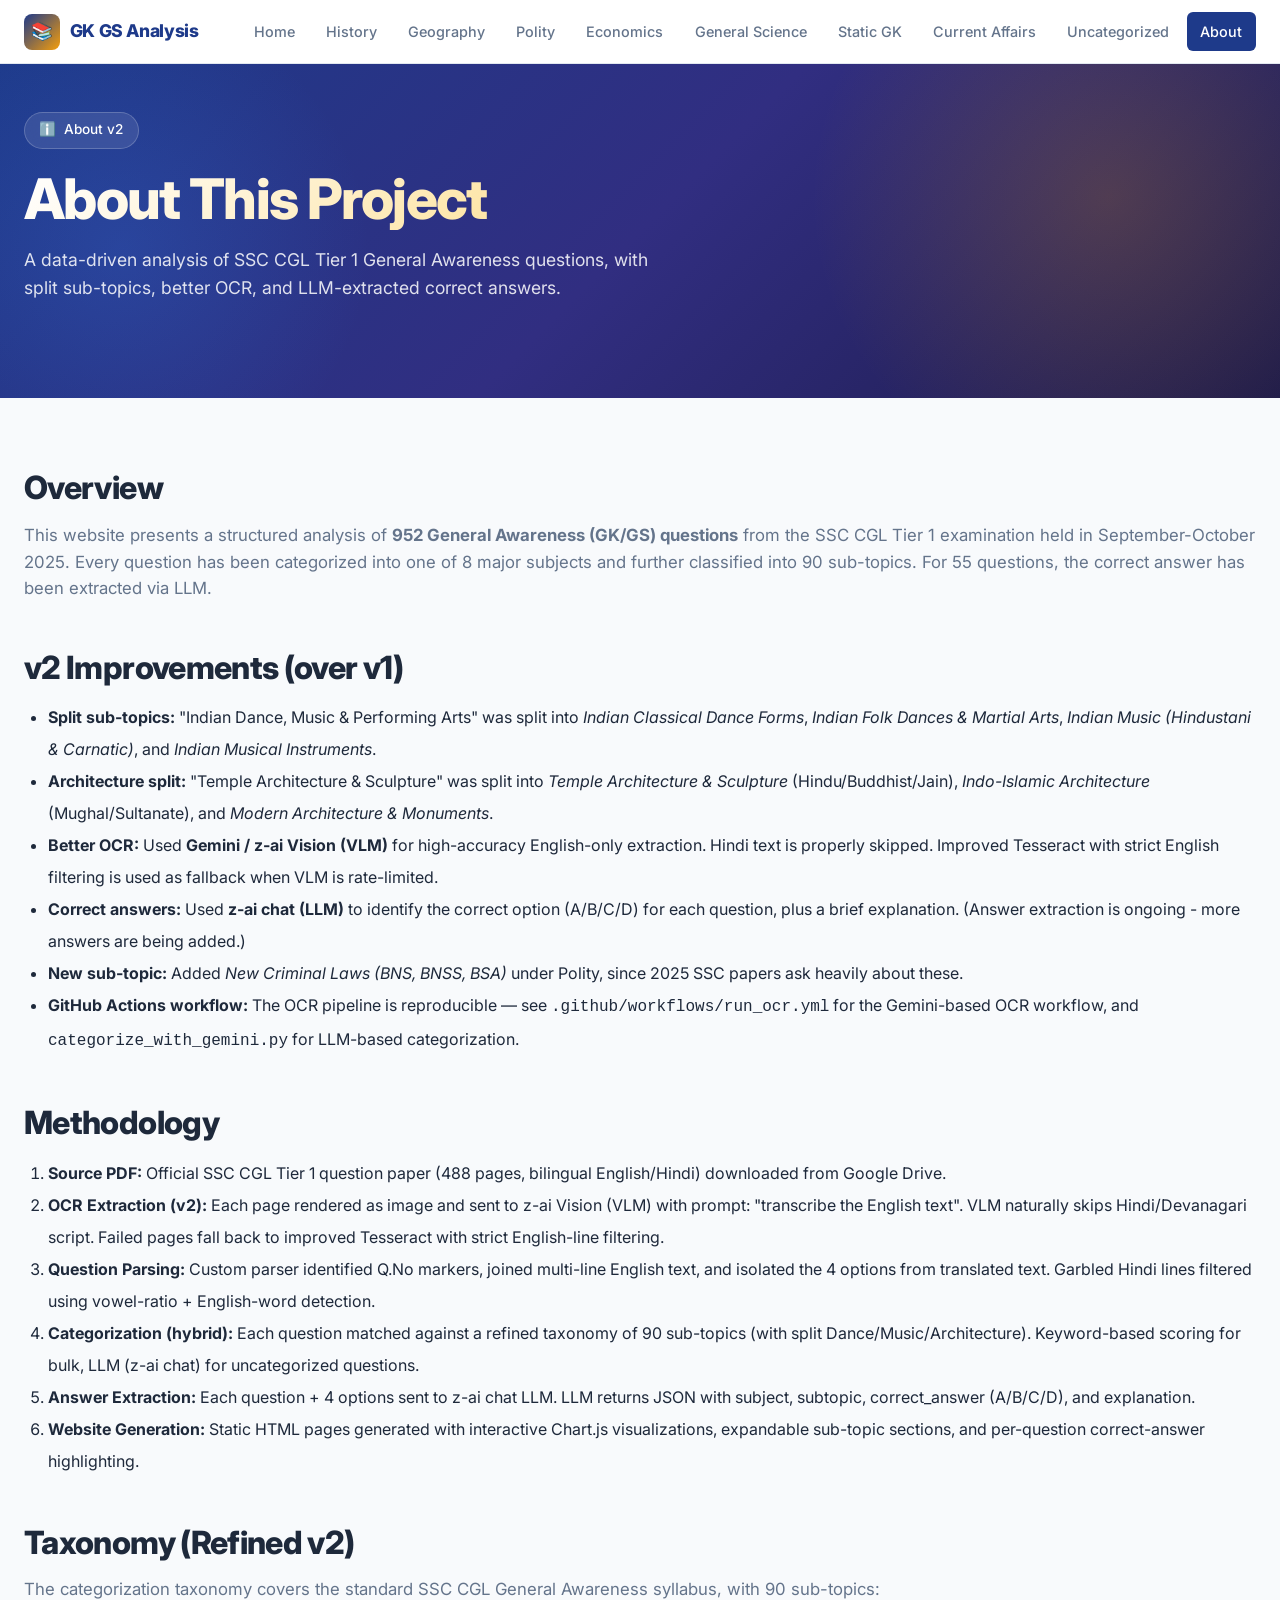
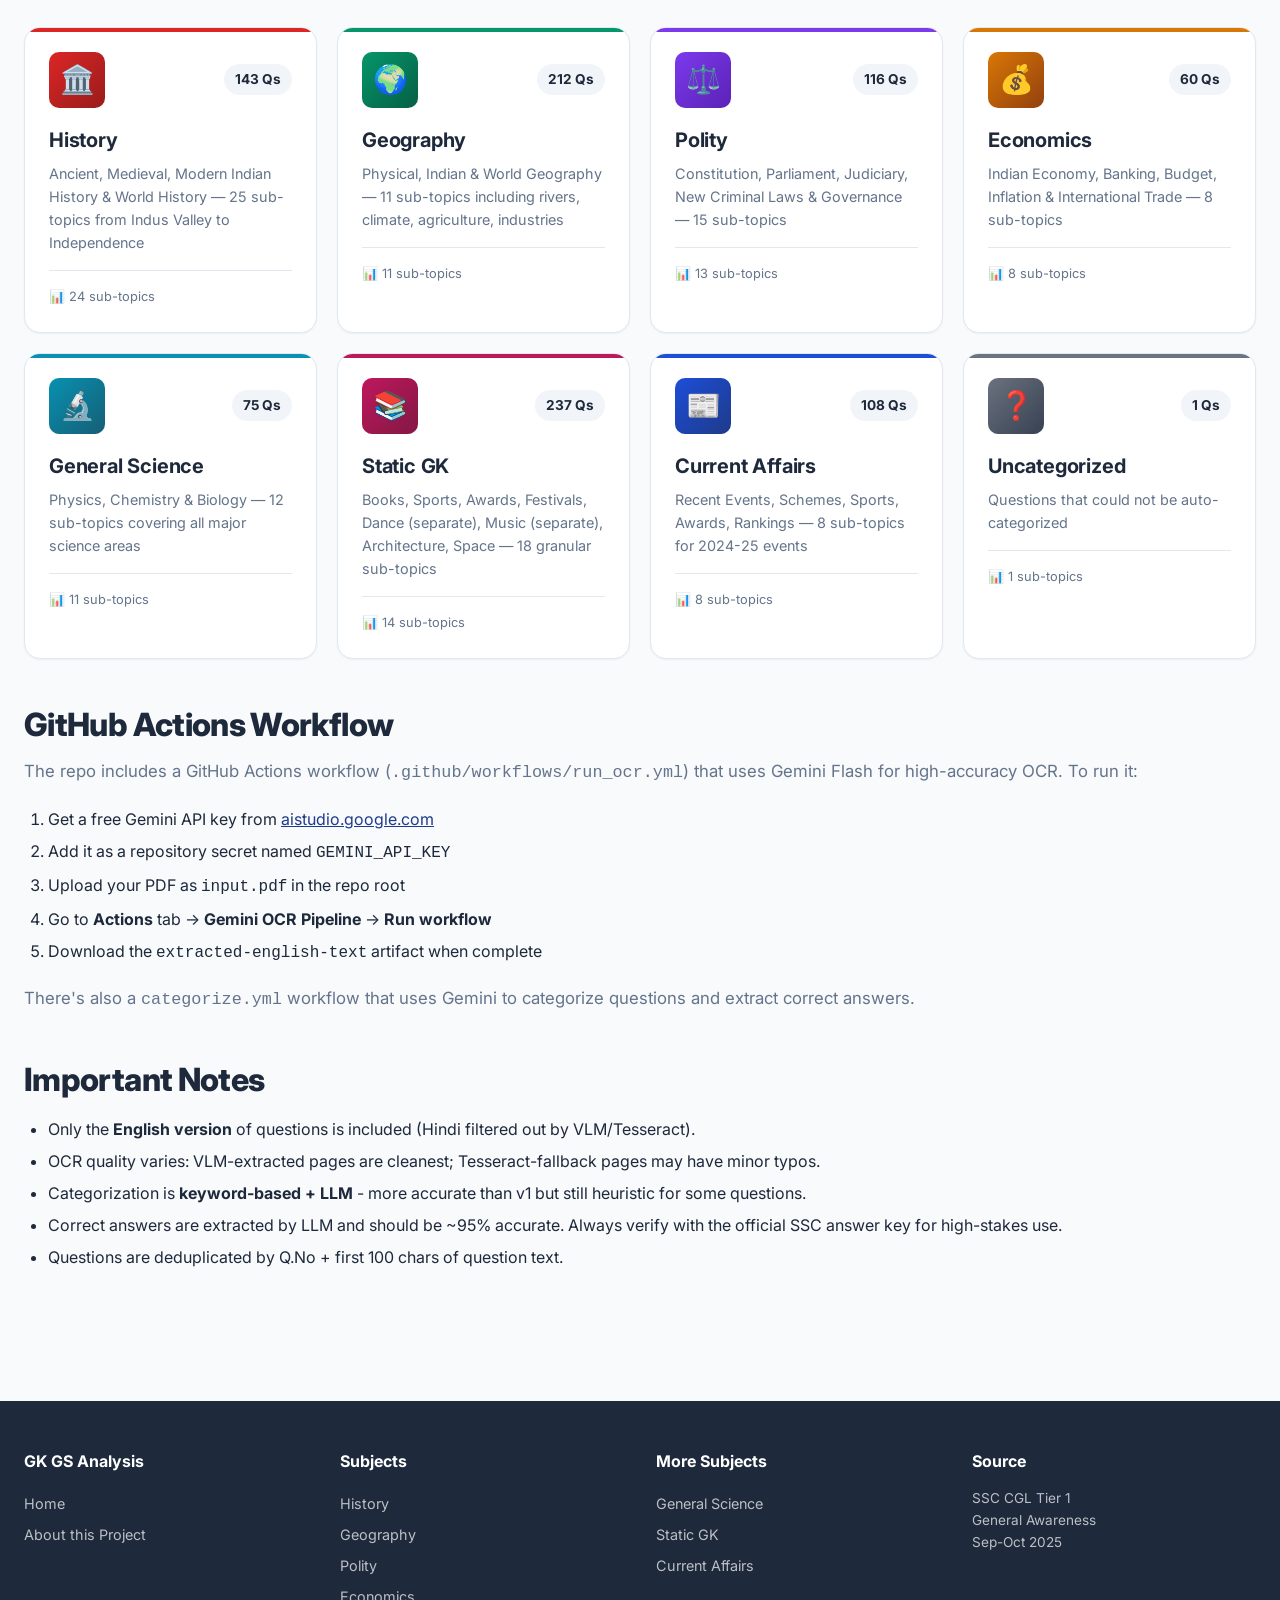
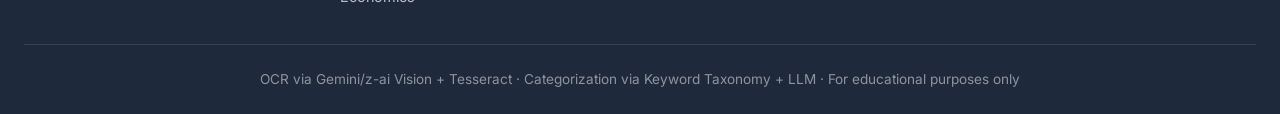
<file: about.html>
<!DOCTYPE html>
<html lang="en">
<head>
<meta charset="UTF-8">
<meta name="viewport" content="width=device-width, initial-scale=1.0">
<title>About &middot; GK GS Analysis</title>
<link rel="preconnect" href="https://fonts.googleapis.com">
<link rel="preconnect" href="https://fonts.gstatic.com" crossorigin>
<link href="https://fonts.googleapis.com/css2?family=Inter:wght@400;500;600;700;800&display=swap" rel="stylesheet">
<link rel="stylesheet" href="styles.css">
</head>
<body>
<nav class="navbar">
  <div class="nav-container">
    <a href="index.html" class="nav-logo">
      <div class="nav-logo-icon">📚</div>
      <span>GK GS Analysis</span>
    </a>
    <button class="mobile-menu-btn" onclick="toggleMobileMenu()">☰</button>
    <ul class="nav-links">
      <li><a href="index.html" class="">Home</a></li>
<li><a href="history.html" class="">History</a></li>
<li><a href="geography.html" class="">Geography</a></li>
<li><a href="polity.html" class="">Polity</a></li>
<li><a href="economics.html" class="">Economics</a></li>
<li><a href="science.html" class="">General Science</a></li>
<li><a href="static-gk.html" class="">Static GK</a></li>
<li><a href="current-affairs.html" class="">Current Affairs</a></li>
<li><a href="uncategorized.html" class="">Uncategorized</a></li>
<li><a href="about.html" class="active">About</a></li>
    </ul>
  </div>
</nav>

<section class="hero" style="padding: 3rem 1.5rem 4rem;">
  <div class="hero-content">
    <div class="hero-badge"><span>ℹ️</span> About v2</div>
    <h1>About This Project</h1>
    <p>A data-driven analysis of SSC CGL Tier 1 General Awareness questions, with split sub-topics, better OCR, and LLM-extracted correct answers.</p>
  </div>
</section>

<section class="section">
  <h2 class="section-title">Overview</h2>
  <p style="font-size: 1.05rem; color: var(--text-muted); margin-bottom: 1.5rem;">
    This website presents a structured analysis of <strong>952 General Awareness (GK/GS) questions</strong> 
    from the SSC CGL Tier 1 examination held in September-October 2025. Every question has been categorized 
    into one of 8 major subjects and further classified into 90 
    sub-topics. For 55 questions, the correct answer has been extracted via LLM.
  </p>

  <h2 class="section-title" style="margin-top: 2.5rem;">v2 Improvements (over v1)</h2>
  <ul style="font-size: 1rem; color: var(--text); margin-left: 1.5rem; line-height: 2;">
    <li><strong>Split sub-topics:</strong> "Indian Dance, Music & Performing Arts" was split into <em>Indian Classical Dance Forms</em>, <em>Indian Folk Dances & Martial Arts</em>, <em>Indian Music (Hindustani & Carnatic)</em>, and <em>Indian Musical Instruments</em>.</li>
    <li><strong>Architecture split:</strong> "Temple Architecture & Sculpture" was split into <em>Temple Architecture & Sculpture</em> (Hindu/Buddhist/Jain), <em>Indo-Islamic Architecture</em> (Mughal/Sultanate), and <em>Modern Architecture & Monuments</em>.</li>
    <li><strong>Better OCR:</strong> Used <strong>Gemini / z-ai Vision (VLM)</strong> for high-accuracy English-only extraction. Hindi text is properly skipped. Improved Tesseract with strict English filtering is used as fallback when VLM is rate-limited.</li>
    <li><strong>Correct answers:</strong> Used <strong>z-ai chat (LLM)</strong> to identify the correct option (A/B/C/D) for each question, plus a brief explanation. (Answer extraction is ongoing - more answers are being added.)</li>
    <li><strong>New sub-topic:</strong> Added <em>New Criminal Laws (BNS, BNSS, BSA)</em> under Polity, since 2025 SSC papers ask heavily about these.</li>
    <li><strong>GitHub Actions workflow:</strong> The OCR pipeline is reproducible — see <code>.github/workflows/run_ocr.yml</code> for the Gemini-based OCR workflow, and <code>categorize_with_gemini.py</code> for LLM-based categorization.</li>
  </ul>

  <h2 class="section-title" style="margin-top: 2.5rem;">Methodology</h2>
  <ol style="font-size: 1rem; color: var(--text); margin-left: 1.5rem; line-height: 2;">
    <li><strong>Source PDF:</strong> Official SSC CGL Tier 1 question paper (488 pages, bilingual English/Hindi) downloaded from Google Drive.</li>
    <li><strong>OCR Extraction (v2):</strong> Each page rendered as image and sent to z-ai Vision (VLM) with prompt: "transcribe the English text". VLM naturally skips Hindi/Devanagari script. Failed pages fall back to improved Tesseract with strict English-line filtering.</li>
    <li><strong>Question Parsing:</strong> Custom parser identified Q.No markers, joined multi-line English text, and isolated the 4 options from translated text. Garbled Hindi lines filtered using vowel-ratio + English-word detection.</li>
    <li><strong>Categorization (hybrid):</strong> Each question matched against a refined taxonomy of 90 sub-topics (with split Dance/Music/Architecture). Keyword-based scoring for bulk, LLM (z-ai chat) for uncategorized questions.</li>
    <li><strong>Answer Extraction:</strong> Each question + 4 options sent to z-ai chat LLM. LLM returns JSON with subject, subtopic, correct_answer (A/B/C/D), and explanation.</li>
    <li><strong>Website Generation:</strong> Static HTML pages generated with interactive Chart.js visualizations, expandable sub-topic sections, and per-question correct-answer highlighting.</li>
  </ol>

  <h2 class="section-title" style="margin-top: 2.5rem;">Taxonomy (Refined v2)</h2>
  <p style="font-size: 1.05rem; color: var(--text-muted); margin-bottom: 1rem;">
    The categorization taxonomy covers the standard SSC CGL General Awareness syllabus, with 90 sub-topics:
  </p>
  <div class="subject-grid" style="margin-top: 1.5rem;">
    <a href="history.html" class="subject-card" style="--card-color: #dc2626; --card-gradient: linear-gradient(135deg, #dc2626 0%, #991b1b 100%);">
      <div class="subject-card-header">
        <div class="subject-icon">🏛️</div>
        <div class="subject-count">143 Qs</div>
      </div>
      <h3>History</h3>
      <p>Ancient, Medieval, Modern Indian History &amp; World History — 25 sub-topics from Indus Valley to Independence</p>
      <div class="subject-card-meta">
        <span>📊 24 sub-topics</span>
      </div>
    </a>
    <a href="geography.html" class="subject-card" style="--card-color: #059669; --card-gradient: linear-gradient(135deg, #059669 0%, #065f46 100%);">
      <div class="subject-card-header">
        <div class="subject-icon">🌍</div>
        <div class="subject-count">212 Qs</div>
      </div>
      <h3>Geography</h3>
      <p>Physical, Indian &amp; World Geography — 11 sub-topics including rivers, climate, agriculture, industries</p>
      <div class="subject-card-meta">
        <span>📊 11 sub-topics</span>
      </div>
    </a>
    <a href="polity.html" class="subject-card" style="--card-color: #7c3aed; --card-gradient: linear-gradient(135deg, #7c3aed 0%, #5b21b6 100%);">
      <div class="subject-card-header">
        <div class="subject-icon">⚖️</div>
        <div class="subject-count">116 Qs</div>
      </div>
      <h3>Polity</h3>
      <p>Constitution, Parliament, Judiciary, New Criminal Laws &amp; Governance — 15 sub-topics</p>
      <div class="subject-card-meta">
        <span>📊 13 sub-topics</span>
      </div>
    </a>
    <a href="economics.html" class="subject-card" style="--card-color: #d97706; --card-gradient: linear-gradient(135deg, #d97706 0%, #92400e 100%);">
      <div class="subject-card-header">
        <div class="subject-icon">💰</div>
        <div class="subject-count">60 Qs</div>
      </div>
      <h3>Economics</h3>
      <p>Indian Economy, Banking, Budget, Inflation &amp; International Trade — 8 sub-topics</p>
      <div class="subject-card-meta">
        <span>📊 8 sub-topics</span>
      </div>
    </a>
    <a href="science.html" class="subject-card" style="--card-color: #0891b2; --card-gradient: linear-gradient(135deg, #0891b2 0%, #155e75 100%);">
      <div class="subject-card-header">
        <div class="subject-icon">🔬</div>
        <div class="subject-count">75 Qs</div>
      </div>
      <h3>General Science</h3>
      <p>Physics, Chemistry &amp; Biology — 12 sub-topics covering all major science areas</p>
      <div class="subject-card-meta">
        <span>📊 11 sub-topics</span>
      </div>
    </a>
    <a href="static-gk.html" class="subject-card" style="--card-color: #be185d; --card-gradient: linear-gradient(135deg, #be185d 0%, #831843 100%);">
      <div class="subject-card-header">
        <div class="subject-icon">📚</div>
        <div class="subject-count">237 Qs</div>
      </div>
      <h3>Static GK</h3>
      <p>Books, Sports, Awards, Festivals, Dance (separate), Music (separate), Architecture, Space — 18 granular sub-topics</p>
      <div class="subject-card-meta">
        <span>📊 14 sub-topics</span>
      </div>
    </a>
    <a href="current-affairs.html" class="subject-card" style="--card-color: #1d4ed8; --card-gradient: linear-gradient(135deg, #1d4ed8 0%, #1e3a8a 100%);">
      <div class="subject-card-header">
        <div class="subject-icon">📰</div>
        <div class="subject-count">108 Qs</div>
      </div>
      <h3>Current Affairs</h3>
      <p>Recent Events, Schemes, Sports, Awards, Rankings — 8 sub-topics for 2024-25 events</p>
      <div class="subject-card-meta">
        <span>📊 8 sub-topics</span>
      </div>
    </a>
    <a href="uncategorized.html" class="subject-card" style="--card-color: #6b7280; --card-gradient: linear-gradient(135deg, #6b7280 0%, #374151 100%);">
      <div class="subject-card-header">
        <div class="subject-icon">❓</div>
        <div class="subject-count">1 Qs</div>
      </div>
      <h3>Uncategorized</h3>
      <p>Questions that could not be auto-categorized</p>
      <div class="subject-card-meta">
        <span>📊 1 sub-topics</span>
      </div>
    </a>
  </div>

  <h2 class="section-title" style="margin-top: 2.5rem;">GitHub Actions Workflow</h2>
  <p style="font-size: 1.05rem; color: var(--text-muted); margin-bottom: 1rem;">
    The repo includes a GitHub Actions workflow (<code>.github/workflows/run_ocr.yml</code>) that uses Gemini Flash 
    for high-accuracy OCR. To run it:
  </p>
  <ol style="font-size: 1rem; color: var(--text); margin-left: 1.5rem; line-height: 2;">
    <li>Get a free Gemini API key from <a href="https://aistudio.google.com" target="_blank" style="color: var(--primary);">aistudio.google.com</a></li>
    <li>Add it as a repository secret named <code>GEMINI_API_KEY</code></li>
    <li>Upload your PDF as <code>input.pdf</code> in the repo root</li>
    <li>Go to <strong>Actions</strong> tab → <strong>Gemini OCR Pipeline</strong> → <strong>Run workflow</strong></li>
    <li>Download the <code>extracted-english-text</code> artifact when complete</li>
  </ol>
  <p style="font-size: 1.05rem; color: var(--text-muted); margin-top: 1rem;">
    There's also a <code>categorize.yml</code> workflow that uses Gemini to categorize questions and extract correct answers.
  </p>

  <h2 class="section-title" style="margin-top: 2.5rem;">Important Notes</h2>
  <ul style="font-size: 1rem; color: var(--text); margin-left: 1.5rem; line-height: 2;">
    <li>Only the <strong>English version</strong> of questions is included (Hindi filtered out by VLM/Tesseract).</li>
    <li>OCR quality varies: VLM-extracted pages are cleanest; Tesseract-fallback pages may have minor typos.</li>
    <li>Categorization is <strong>keyword-based + LLM</strong> - more accurate than v1 but still heuristic for some questions.</li>
    <li>Correct answers are extracted by LLM and should be ~95% accurate. Always verify with the official SSC answer key for high-stakes use.</li>
    <li>Questions are deduplicated by Q.No + first 100 chars of question text.</li>
  </ul>
</section>

<footer class="footer">
  <div class="footer-content">
    <div class="footer-section">
      <h4>GK GS Analysis</h4>
      <a href="index.html">Home</a>
      <a href="about.html">About this Project</a>
    </div>
    <div class="footer-section">
      <h4>Subjects</h4>
      <a href="history.html">History</a>
      <a href="geography.html">Geography</a>
      <a href="polity.html">Polity</a>
      <a href="economics.html">Economics</a>
    </div>
    <div class="footer-section">
      <h4>More Subjects</h4>
      <a href="science.html">General Science</a>
      <a href="static-gk.html">Static GK</a>
      <a href="current-affairs.html">Current Affairs</a>
    </div>
    <div class="footer-section">
      <h4>Source</h4>
      <p style="font-size:0.85rem; color:rgba(255,255,255,0.7);">SSC CGL Tier 1<br>General Awareness<br>Sep-Oct 2025</p>
    </div>
  </div>
  <div class="footer-bottom">
    OCR via Gemini/z-ai Vision + Tesseract &middot; Categorization via Keyword Taxonomy + LLM &middot; For educational purposes only
  </div>
</footer>

<script src="app.js"></script>
</body>
</html>
</file>
<file: styles.css>
/* ===== GK GS Analysis - Modern Stylesheet ===== */

:root {
  --primary: #1e3a8a;
  --primary-dark: #1e293b;
  --accent: #f59e0b;
  --accent-light: #fbbf24;
  --bg: #f8fafc;
  --bg-card: #ffffff;
  --text: #1e293b;
  --text-muted: #64748b;
  --border: #e2e8f0;
  --shadow-sm: 0 1px 2px rgba(0,0,0,0.05);
  --shadow-md: 0 4px 6px -1px rgba(0,0,0,0.1), 0 2px 4px -2px rgba(0,0,0,0.06);
  --shadow-lg: 0 10px 15px -3px rgba(0,0,0,0.1), 0 4px 6px -4px rgba(0,0,0,0.05);
  --shadow-xl: 0 20px 25px -5px rgba(0,0,0,0.1), 0 8px 10px -6px rgba(0,0,0,0.05);
  --radius-sm: 6px;
  --radius-md: 10px;
  --radius-lg: 16px;
  --radius-xl: 24px;
}

* { margin: 0; padding: 0; box-sizing: border-box; }

html { scroll-behavior: smooth; }

body {
  font-family: 'Inter', -apple-system, BlinkMacSystemFont, 'Segoe UI', Roboto, sans-serif;
  background: var(--bg);
  color: var(--text);
  line-height: 1.6;
  -webkit-font-smoothing: antialiased;
}

/* ===== Navigation ===== */
.navbar {
  position: sticky;
  top: 0;
  background: rgba(255,255,255,0.95);
  backdrop-filter: blur(10px);
  border-bottom: 1px solid var(--border);
  z-index: 100;
  padding: 0.75rem 0;
}

.nav-container {
  max-width: 1280px;
  margin: 0 auto;
  padding: 0 1.5rem;
  display: flex;
  justify-content: space-between;
  align-items: center;
  gap: 1rem;
}

.nav-logo {
  display: flex;
  align-items: center;
  gap: 0.6rem;
  text-decoration: none;
  color: var(--primary);
  font-weight: 800;
  font-size: 1.1rem;
  letter-spacing: -0.02em;
}

.nav-logo-icon {
  width: 36px; height: 36px;
  background: linear-gradient(135deg, var(--primary), var(--accent));
  border-radius: 8px;
  display: grid; place-items: center;
  color: white;
  font-size: 1.1rem;
}

.nav-links {
  display: flex;
  gap: 0.25rem;
  list-style: none;
  flex-wrap: wrap;
}

.nav-links a {
  display: block;
  padding: 0.5rem 0.85rem;
  text-decoration: none;
  color: var(--text-muted);
  font-weight: 500;
  font-size: 0.9rem;
  border-radius: var(--radius-sm);
  transition: all 0.2s;
}

.nav-links a:hover {
  color: var(--primary);
  background: #eff6ff;
}

.nav-links a.active {
  color: white;
  background: var(--primary);
}

/* ===== Hero Section ===== */
.hero {
  background: linear-gradient(135deg, #1e3a8a 0%, #312e81 50%, #1e1b4b 100%);
  color: white;
  padding: 4rem 1.5rem 5rem;
  position: relative;
  overflow: hidden;
}

.hero::before {
  content: '';
  position: absolute;
  top: -50%; right: -10%;
  width: 600px; height: 600px;
  background: radial-gradient(circle, rgba(245,158,11,0.2) 0%, transparent 70%);
  border-radius: 50%;
}

.hero::after {
  content: '';
  position: absolute;
  bottom: -30%; left: -10%;
  width: 500px; height: 500px;
  background: radial-gradient(circle, rgba(59,130,246,0.2) 0%, transparent 70%);
  border-radius: 50%;
}

.hero-content {
  max-width: 1280px;
  margin: 0 auto;
  position: relative;
  z-index: 1;
}

.hero-badge {
  display: inline-flex;
  align-items: center;
  gap: 0.5rem;
  background: rgba(255,255,255,0.1);
  border: 1px solid rgba(255,255,255,0.2);
  padding: 0.4rem 0.9rem;
  border-radius: 999px;
  font-size: 0.85rem;
  font-weight: 500;
  margin-bottom: 1.25rem;
  backdrop-filter: blur(10px);
}

.hero h1 {
  font-size: clamp(2rem, 5vw, 3.5rem);
  font-weight: 800;
  letter-spacing: -0.03em;
  line-height: 1.1;
  margin-bottom: 1rem;
  background: linear-gradient(135deg, #fff 0%, #fbbf24 100%);
  -webkit-background-clip: text;
  -webkit-text-fill-color: transparent;
  background-clip: text;
}

.hero p {
  font-size: 1.1rem;
  color: rgba(255,255,255,0.85);
  max-width: 640px;
  margin-bottom: 2rem;
}

.hero-stats {
  display: grid;
  grid-template-columns: repeat(auto-fit, minmax(140px, 1fr));
  gap: 1rem;
  max-width: 800px;
}

.hero-stat {
  background: rgba(255,255,255,0.1);
  border: 1px solid rgba(255,255,255,0.15);
  backdrop-filter: blur(10px);
  padding: 1.25rem;
  border-radius: var(--radius-md);
  text-align: center;
}

.hero-stat-num {
  font-size: 2rem;
  font-weight: 800;
  color: var(--accent-light);
  letter-spacing: -0.02em;
  line-height: 1;
}

.hero-stat-label {
  font-size: 0.85rem;
  color: rgba(255,255,255,0.8);
  margin-top: 0.35rem;
}

/* ===== Section ===== */
.section {
  max-width: 1280px;
  margin: 0 auto;
  padding: 4rem 1.5rem;
}

.section-title {
  font-size: 2rem;
  font-weight: 800;
  letter-spacing: -0.02em;
  margin-bottom: 0.5rem;
}

.section-subtitle {
  color: var(--text-muted);
  font-size: 1.05rem;
  margin-bottom: 2.5rem;
}

/* ===== Subject Grid ===== */
.subject-grid {
  display: grid;
  grid-template-columns: repeat(auto-fill, minmax(280px, 1fr));
  gap: 1.25rem;
}

.subject-card {
  background: var(--bg-card);
  border-radius: var(--radius-lg);
  padding: 1.5rem;
  text-decoration: none;
  color: inherit;
  border: 1px solid var(--border);
  box-shadow: var(--shadow-sm);
  transition: all 0.3s cubic-bezier(0.4,0,0.2,1);
  position: relative;
  overflow: hidden;
}

.subject-card::before {
  content: '';
  position: absolute;
  top: 0; left: 0; right: 0;
  height: 4px;
  background: var(--card-color, var(--primary));
}

.subject-card:hover {
  transform: translateY(-4px);
  box-shadow: var(--shadow-xl);
  border-color: var(--card-color, var(--primary));
}

.subject-card-header {
  display: flex;
  align-items: center;
  justify-content: space-between;
  margin-bottom: 1rem;
}

.subject-icon {
  width: 56px; height: 56px;
  border-radius: var(--radius-md);
  background: var(--card-gradient, linear-gradient(135deg, var(--primary), var(--accent)));
  display: grid; place-items: center;
  font-size: 1.75rem;
  color: white;
}

.subject-count {
  background: #f1f5f9;
  color: var(--text);
  padding: 0.3rem 0.7rem;
  border-radius: 999px;
  font-weight: 700;
  font-size: 0.85rem;
}

.subject-card h3 {
  font-size: 1.25rem;
  font-weight: 700;
  margin-bottom: 0.4rem;
  letter-spacing: -0.01em;
}

.subject-card p {
  color: var(--text-muted);
  font-size: 0.9rem;
  margin-bottom: 1rem;
}

.subject-card-meta {
  display: flex;
  gap: 1rem;
  font-size: 0.8rem;
  color: var(--text-muted);
  padding-top: 1rem;
  border-top: 1px solid var(--border);
}

.subject-card-meta span {
  display: inline-flex;
  align-items: center;
  gap: 0.3rem;
}

/* ===== Subject Page Hero ===== */
.subject-hero {
  background: var(--subject-gradient, linear-gradient(135deg, var(--primary), var(--accent)));
  color: white;
  padding: 3.5rem 1.5rem 4rem;
  position: relative;
  overflow: hidden;
}

.subject-hero::before {
  content: '';
  position: absolute;
  top: -50%; right: -10%;
  width: 500px; height: 500px;
  background: radial-gradient(circle, rgba(255,255,255,0.1) 0%, transparent 70%);
  border-radius: 50%;
}

.subject-hero-content {
  max-width: 1280px;
  margin: 0 auto;
  position: relative;
  z-index: 1;
  display: flex;
  align-items: center;
  gap: 2rem;
  flex-wrap: wrap;
}

.subject-hero-icon {
  width: 96px; height: 96px;
  background: rgba(255,255,255,0.15);
  border: 2px solid rgba(255,255,255,0.3);
  border-radius: var(--radius-lg);
  display: grid; place-items: center;
  font-size: 3rem;
  backdrop-filter: blur(10px);
  flex-shrink: 0;
}

.subject-hero-text {
  flex: 1;
  min-width: 280px;
}

.subject-hero h1 {
  font-size: clamp(1.8rem, 4vw, 2.75rem);
  font-weight: 800;
  letter-spacing: -0.02em;
  margin-bottom: 0.5rem;
}

.subject-hero p {
  font-size: 1.05rem;
  color: rgba(255,255,255,0.9);
  margin-bottom: 1.25rem;
  max-width: 640px;
}

.subject-hero-stats {
  display: flex;
  gap: 1.5rem;
  flex-wrap: wrap;
}

.subject-hero-stat {
  background: rgba(255,255,255,0.15);
  border: 1px solid rgba(255,255,255,0.2);
  padding: 0.75rem 1.25rem;
  border-radius: var(--radius-sm);
  backdrop-filter: blur(10px);
}

.subject-hero-stat-num {
  font-size: 1.5rem;
  font-weight: 800;
  line-height: 1;
}

.subject-hero-stat-label {
  font-size: 0.8rem;
  color: rgba(255,255,255,0.8);
  margin-top: 0.2rem;
}

/* ===== Chart Container ===== */
.chart-container {
  background: var(--bg-card);
  border-radius: var(--radius-lg);
  padding: 1.75rem;
  box-shadow: var(--shadow-md);
  border: 1px solid var(--border);
  margin-bottom: 2rem;
}

.chart-title {
  font-size: 1.15rem;
  font-weight: 700;
  margin-bottom: 0.4rem;
}

.chart-subtitle {
  font-size: 0.9rem;
  color: var(--text-muted);
  margin-bottom: 1.5rem;
}

.chart-wrapper {
  position: relative;
  height: 400px;
  width: 100%;
}

/* ===== Sub-topic Section ===== */
.subtopic-section {
  background: var(--bg-card);
  border-radius: var(--radius-lg);
  margin-bottom: 1.5rem;
  border: 1px solid var(--border);
  overflow: hidden;
  box-shadow: var(--shadow-sm);
}

.subtopic-header {
  padding: 1.25rem 1.5rem;
  background: linear-gradient(135deg, #f8fafc 0%, #f1f5f9 100%);
  border-bottom: 1px solid var(--border);
  cursor: pointer;
  display: flex;
  justify-content: space-between;
  align-items: center;
  gap: 1rem;
  transition: background 0.2s;
}

.subtopic-header:hover {
  background: linear-gradient(135deg, #f1f5f9 0%, #e2e8f0 100%);
}

.subtopic-title-row {
  display: flex;
  align-items: center;
  gap: 0.85rem;
  flex: 1;
}

.subtopic-number {
  width: 32px; height: 32px;
  background: var(--subject-color, var(--primary));
  color: white;
  border-radius: 50%;
  display: grid; place-items: center;
  font-weight: 700;
  font-size: 0.85rem;
  flex-shrink: 0;
}

.subtopic-title {
  font-size: 1.05rem;
  font-weight: 700;
  color: var(--text);
}

.subtopic-meta {
  display: flex;
  align-items: center;
  gap: 1rem;
}

.subtopic-count {
  background: var(--subject-color, var(--primary));
  color: white;
  padding: 0.25rem 0.7rem;
  border-radius: 999px;
  font-weight: 700;
  font-size: 0.8rem;
}

.subtopic-toggle {
  background: transparent;
  border: none;
  cursor: pointer;
  padding: 0.4rem;
  color: var(--text-muted);
  transition: transform 0.3s;
  font-size: 1.1rem;
}

.subtopic-section.expanded .subtopic-toggle {
  transform: rotate(180deg);
}

.subtopic-body {
  display: none;
  padding: 1.5rem;
}

.subtopic-section.expanded .subtopic-body {
  display: block;
  animation: fadeIn 0.3s ease;
}

@keyframes fadeIn {
  from { opacity: 0; transform: translateY(-8px); }
  to { opacity: 1; transform: translateY(0); }
}

/* ===== Question Card ===== */
.question-card {
  background: #f8fafc;
  border: 1px solid var(--border);
  border-left: 4px solid var(--subject-color, var(--primary));
  border-radius: var(--radius-sm);
  padding: 1.25rem;
  margin-bottom: 1rem;
}

.question-header {
  display: flex;
  justify-content: space-between;
  align-items: flex-start;
  margin-bottom: 0.75rem;
  gap: 1rem;
  flex-wrap: wrap;
}

.question-num {
  font-weight: 700;
  color: var(--subject-color, var(--primary));
  font-size: 0.85rem;
  background: rgba(0,0,0,0.04);
  padding: 0.2rem 0.6rem;
  border-radius: 4px;
}

.question-shift {
  font-size: 0.75rem;
  color: var(--text-muted);
  font-style: italic;
}

.question-text {
  font-size: 0.98rem;
  line-height: 1.55;
  margin-bottom: 0.85rem;
  color: var(--text);
}

.question-options {
  list-style: none;
  display: grid;
  gap: 0.5rem;
}

.question-options li {
  padding: 0.55rem 0.85rem;
  background: white;
  border: 1px solid var(--border);
  border-radius: var(--radius-sm);
  font-size: 0.9rem;
  display: flex;
  align-items: flex-start;
  gap: 0.5rem;
  transition: all 0.15s;
}

.question-options li:hover {
  background: #f8fafc;
  border-color: var(--subject-color, var(--primary));
}

.option-letter {
  font-weight: 700;
  color: var(--subject-color, var(--primary));
  flex-shrink: 0;
}

/* Explanation box under each question */
.explanation {
  margin-top: 0.75rem;
  padding: 0.75rem 1rem;
  background: #fef3c7;
  border-left: 3px solid #f59e0b;
  border-radius: var(--radius-sm);
  font-size: 0.88rem;
  color: #78350f;
  line-height: 1.5;
}

.explanation strong {
  color: #92400e;
  font-weight: 700;
}

/* ===== Footer ===== */
.footer {
  background: var(--primary-dark);
  color: rgba(255,255,255,0.7);
  padding: 3rem 1.5rem 2rem;
  margin-top: 4rem;
}

.footer-content {
  max-width: 1280px;
  margin: 0 auto;
  display: grid;
  grid-template-columns: repeat(auto-fit, minmax(220px, 1fr));
  gap: 2rem;
  margin-bottom: 2rem;
}

.footer-section h4 {
  color: white;
  font-size: 1rem;
  margin-bottom: 0.85rem;
  font-weight: 700;
}

.footer-section a {
  display: block;
  color: rgba(255,255,255,0.7);
  text-decoration: none;
  font-size: 0.9rem;
  padding: 0.25rem 0;
  transition: color 0.15s;
}

.footer-section a:hover { color: var(--accent-light); }

.footer-bottom {
  max-width: 1280px;
  margin: 0 auto;
  padding-top: 1.5rem;
  border-top: 1px solid rgba(255,255,255,0.1);
  text-align: center;
  font-size: 0.85rem;
  color: rgba(255,255,255,0.5);
}

/* ===== Breadcrumb ===== */
.breadcrumb {
  max-width: 1280px;
  margin: 0 auto;
  padding: 1rem 1.5rem;
  display: flex;
  gap: 0.5rem;
  align-items: center;
  font-size: 0.9rem;
  color: var(--text-muted);
}

.breadcrumb a {
  color: var(--text-muted);
  text-decoration: none;
  transition: color 0.15s;
}

.breadcrumb a:hover { color: var(--primary); }

.breadcrumb-sep {
  color: var(--text-muted);
  opacity: 0.5;
}

/* ===== Mobile Menu ===== */
.mobile-menu-btn {
  display: none;
  background: transparent;
  border: 1px solid var(--border);
  border-radius: var(--radius-sm);
  padding: 0.4rem 0.6rem;
  cursor: pointer;
  font-size: 1.2rem;
  color: var(--text);
}

/* ===== Responsive ===== */
@media (max-width: 768px) {
  .mobile-menu-btn { display: block; }
  .nav-links {
    display: none;
    position: absolute;
    top: 100%; left: 0; right: 0;
    background: white;
    border-bottom: 1px solid var(--border);
    padding: 1rem;
    flex-direction: column;
    box-shadow: var(--shadow-lg);
  }
  .nav-links.open { display: flex; }
  .nav-links a { padding: 0.75rem 1rem; }
  .section { padding: 2.5rem 1rem; }
  .hero { padding: 3rem 1rem 4rem; }
  .subject-hero { padding: 2.5rem 1rem 3rem; }
  .subject-hero-content { flex-direction: column; align-items: flex-start; }
  .question-card { padding: 1rem; }
  .chart-wrapper { height: 300px; }
}

/* ===== Loading ===== */
.loading {
  display: grid;
  place-items: center;
  padding: 4rem 2rem;
  color: var(--text-muted);
  font-size: 1.05rem;
}

.loading-spinner {
  width: 40px; height: 40px;
  border: 3px solid var(--border);
  border-top-color: var(--primary);
  border-radius: 50%;
  animation: spin 0.8s linear infinite;
  margin-bottom: 1rem;
}

@keyframes spin { to { transform: rotate(360deg); } }

/* ===== Utility ===== */
.text-center { text-align: center; }
.mt-4 { margin-top: 2rem; }
.mb-4 { margin-bottom: 2rem; }
.container { max-width: 1280px; margin: 0 auto; padding: 0 1.5rem; }
</file>
